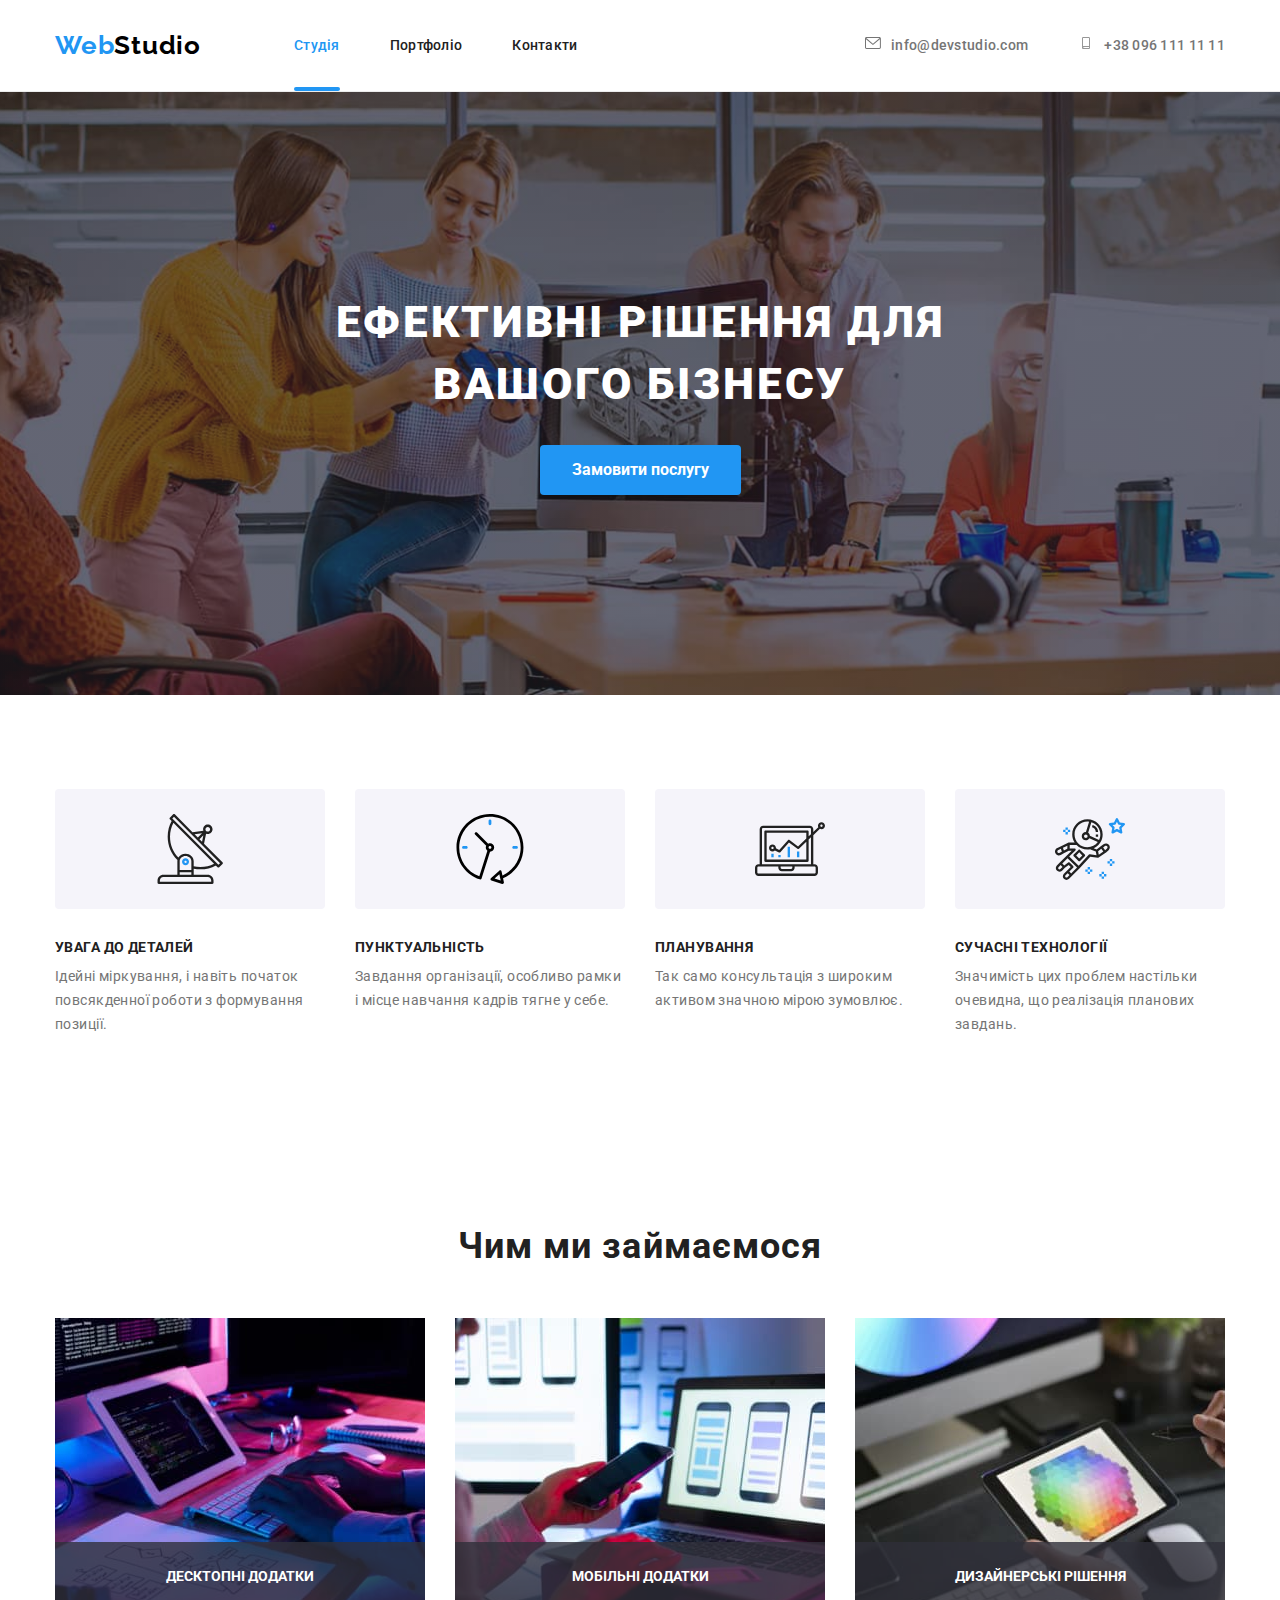
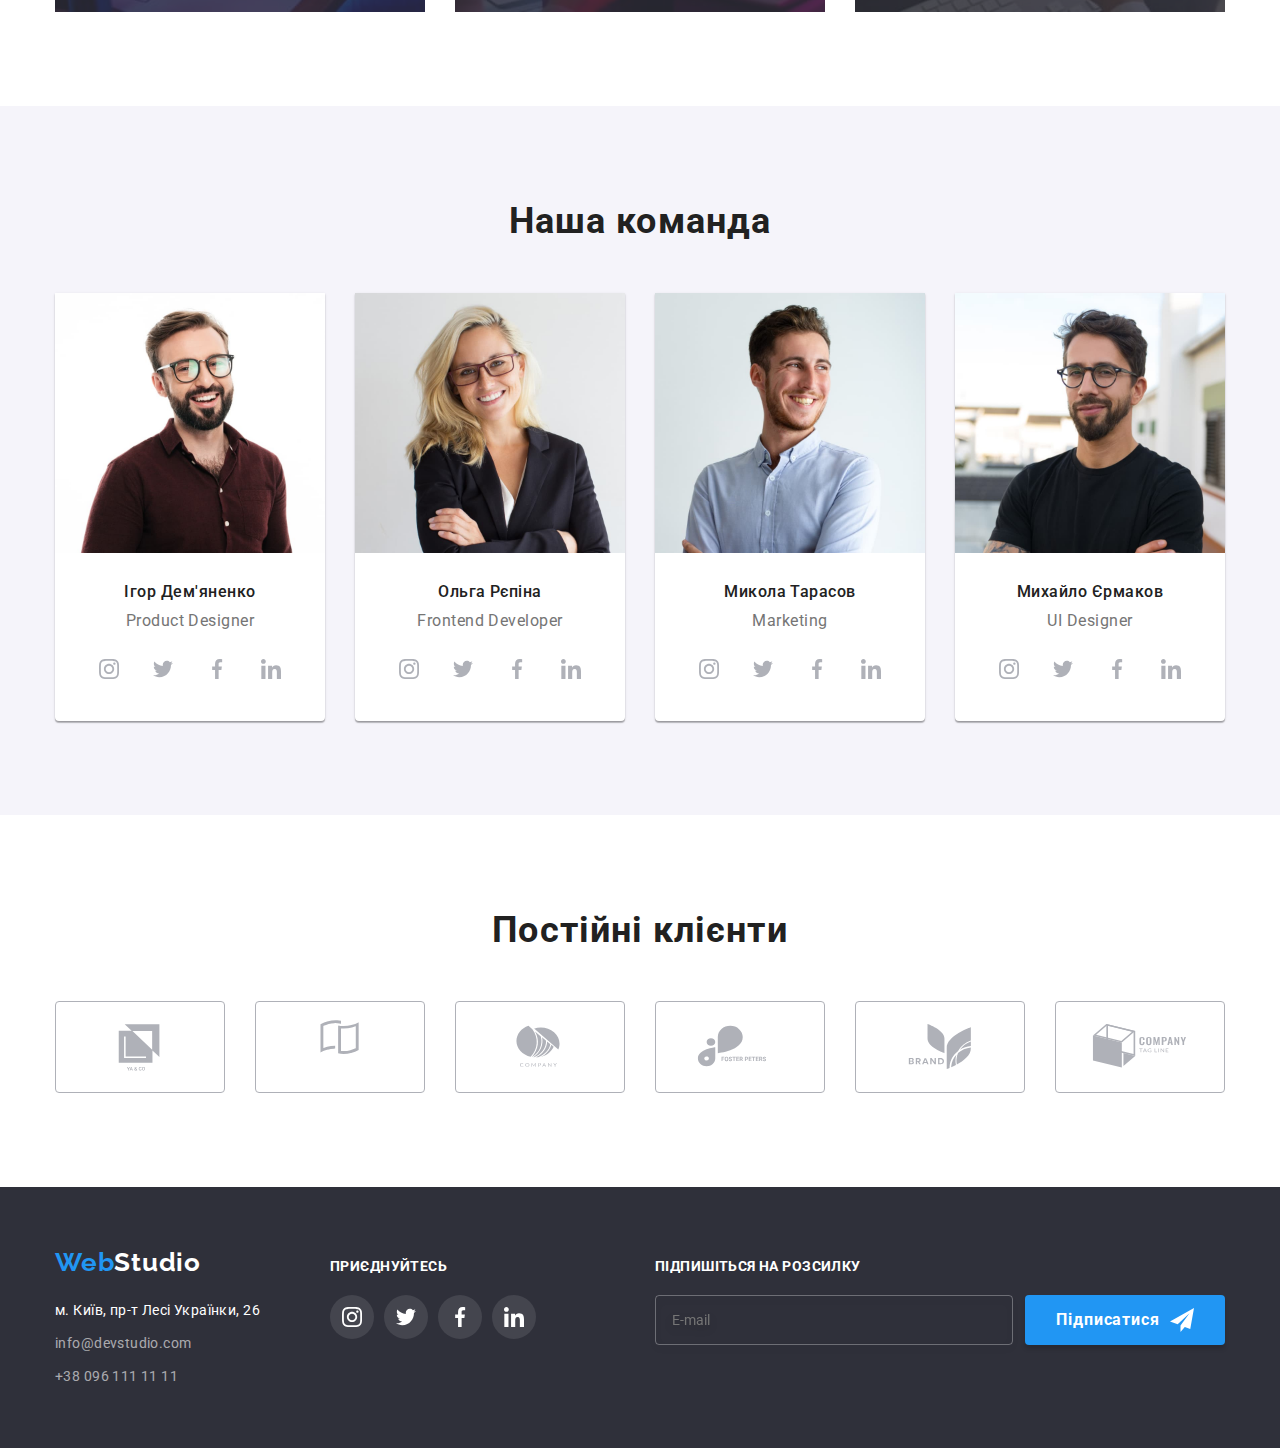
<file: index.html>
<!DOCTYPE html>
<html lang="uk">

<head>
  <meta charset="UTF-8" />
  <meta http-equiv="X-UA-Compatible" content="IE=edge" />
  <meta name="viewport" content="width=device-width, initial-scale=1.0" />
  <link rel="preconnect" href="https://fonts.googleapis.com">
  <link rel="preconnect" href="https://fonts.gstatic.com" crossorigin>
  <link href="https://fonts.googleapis.com/css2?family=Raleway:wght@700&family=Roboto:wght@400;500;700;900&display=swap"
    rel="stylesheet">
  <link rel="stylesheet" href="https://cdn.jsdelivr.net/npm/modern-normalize@1.1.0/modern-normalize.min.css" />
  <link rel="stylesheet" href="./css/styles.css" />
  <title>WebStudio</title>
</head>

<body class="body">
  <header class="header">
    <div class="container">
      <a class="logo" href="./index.html"><span lang="en"><span class="logo-web">Web</span>Studio</span></a>
      <nav>
        <ul class="site-nav">
          <li class="site-nav-item"><a class="site-nav-link current" href="">Студія</a></li>
          <li class="site-nav-item"><a class="site-nav-link" href="./portfolio.html">Портфоліо</a></li>
          <li class="site-nav-item"><a class="site-nav-link" href="">Контакти</a></li>
        </ul>
      </nav>
      <ul class="site-auth">
        <li class="contacts-list"><a class="contacts-link" href="mailto:info@devstudio.com"><svg
              class="contact-link-icon" width="16" height="12">
              <use href="./images/icons.svg#icon-envelope-hover"></use>
            </svg>info@devstudio.com</a></li>
        <li class="contacts-list"><a class="contacts-link" href="tel:380961111111"><svg class="contact-link-icon"
              width="16" height="12">
              <use href="./images/icons.svg#icon-smartphone"></use>
            </svg>+38 096 111 11 11</a></li>
      </ul>
    </div>
  </header>
  <main>
    <!-- Герой -->
    <section class="hero hero-bg">
      <div class="container">
        <h1 class="hero-title">Ефективні рішення для вашого бізнесу</h1>
        <button type="button" class="hero-btn" data-modal-open>Замовити послугу</button>
      </div>
    </section>
    <!-- Переваги -->
    <section class="section">
      <div class="container">
        <h2 class="visually-hidden">Особливості</h2>
        <ul class="features">
          <li class="grid-card">
            <div class="grid-card-list">
              <svg class="services-icon" width="70" height="70">
                <use href="./images/icons.svg#icon-antena"></use>
              </svg>
            </div>
            <h3 class="section-titles">Увага до деталей</h3>
            <p class="text">
              Ідейні міркування, і навіть початок повсякденної роботи з
              формування позиції.
            </p>
          </li>
          <li class="grid-card">
            <div class="grid-card-list">
              <svg class="services-icon" width="70" height="70">
                <use href="./images/icons.svg#icon-clock"></use>
              </svg>
            </div>
            <h3 class="section-titles">Пунктуальність</h3>
            <p class="text">
              Завдання організації, особливо рамки і місце навчання кадрів тягне
              у себе.
            </p>
          </li>
          <li class="grid-card">
            <div class="grid-card-list">
              <svg class="services-icon" width="70" height="70">
                <use href="./images/icons.svg#icon-diagram"></use>
              </svg>
            </div>
            <h3 class="section-titles">Планування</h3>
            <p class="text">
              Так само консультація з широким активом значною мірою зумовлює.
            </p>
          </li>
          <li class="grid-card">
            <div class="grid-card-list">
              <svg class="services-icon" width="70" height="70">
                <use href="./images/icons.svg#icon-astronaut"></use>
              </svg>
            </div>
            <h3 class="section-titles">Сучасні технології</h3>
            <p class="text">
              Значимість цих проблем настільки очевидна, що реалізація планових
              завдань.
            </p>
          </li>
        </ul>
      </div>

    </section>
    <!-- Чим ми займаємося -->
    <section class="section">
      <div class="container">
        <h2 class="title">Чим ми займаємося</h2>
        <ul class="activities-list">
          <li class="item">
            <a href=""><img src="./images/main/box1.jpg" alt="box1" width="370" /></a>
            <div class="activities-item">
              <h3 class="activities-subtitle">Десктопні додатки</h3>
            </div>
          </li>
          <li class="item">
            <a href=""><img src="./images/main/box2.jpg" alt="box2" width="370" /></a>
            <div class="activities-item">
              <h3 class="activities-subtitle">Мобільні додатки</h3>
            </div>
          </li>
          <li class="item">
            <a href=""><img src="./images/main/box3.jpg" alt="box3" width="370" /></a>
            <div class="activities-item">
              <h3 class="activities-subtitle">Дизайнерські рішення</h3>
            </div>
          </li>
        </ul>
      </div>

    </section>
    <!-- наша команда -->
    <section class="section-team section">
      <div class="container">
        <h2 class="title">Наша команда</h2>
        <ul class="team-title">
          <li class="team-cards">
            <img src="./images/main/card1.jpg" alt="Product Designer Ігор Дем'яненко" width="270" height="260" />
            <div class="team-cards-text">
              <h3 class="team-names">Ігор Дем'яненко</h3>
              <p class="team-specialty">Product Designer</p>
              <ul class="team-soc-list">
                <li class="social-item">
                  <a href="" class="social-link">
                    <svg class="social-icon" width="20" height="20">
                      <use href="./images/icons.svg#icon-instagram"></use>
                    </svg>
                  </a>
                </li>
                <li class="social-item">
                  <a href="" class="social-link">
                    <svg class="social-icon" width="20" height="20">
                      <use href="./images/icons.svg#icon-twitter"></use>
                    </svg>
                  </a>
                </li>
                <li class="social-item">
                  <a href="" class="social-link">
                    <svg class="social-icon" width="20" height="20">
                      <use href="./images/icons.svg#icon-facebook"></use>
                    </svg>
                  </a>
                </li>
                <li class="social-item">
                  <a href="" class="social-link">
                    <svg class="social-icon" width="20" height="20">
                      <use href="./images/icons.svg#icon-linkedin"></use>
                    </svg>
                  </a>
                </li>
              </ul>
            </div>
          </li>
          <li class="team-cards">
            <img src="./images/main/card2.jpg" alt="Frontend Developer Ольга Рєпіна" width="270" height="260" />
            <div class="team-cards-text">
              <h3 class="team-names">Ольга Рєпіна</h3>
              <p class="team-specialty">Frontend Developer</p>
              <ul class="team-soc-list">
                <li class="social-item">
                  <a href="" class="social-link">
                    <svg class="social-icon" width="20" height="20">
                      <use href="./images/icons.svg#icon-instagram"></use>
                    </svg>
                  </a>
                </li>
                <li class="social-item">
                  <a href="" class="social-link">
                    <svg class="social-icon" width="20" height="20">
                      <use href="./images/icons.svg#icon-twitter"></use>
                    </svg>
                  </a>
                </li>
                <li class="social-item">
                  <a href="" class="social-link">
                    <svg class="social-icon" width="20" height="20">
                      <use href="./images/icons.svg#icon-facebook"></use>
                    </svg>
                  </a>
                </li>
                <li class="social-item">
                  <a href="" class="social-link">
                    <svg class="social-icon" width="20" height="20">
                      <use href="./images/icons.svg#icon-linkedin"></use>
                    </svg>
                  </a>
                </li>
              </ul>
            </div>
          </li>
          <li class="team-cards">
            <img src="./images/main/card3.jpg" alt="Marketing Микола Тарасов" width="270" height="260" />
            <div class="team-cards-text">
              <h3 class="team-names">Микола Тарасов</h3>
              <p class="team-specialty">Marketing</p>
              <ul class="team-soc-list">
                <li class="social-item">
                  <a href="" class="social-link">
                    <svg class="social-icon" width="20" height="20">
                      <use href="./images/icons.svg#icon-instagram"></use>
                    </svg>
                  </a>
                </li>
                <li class="social-item">
                  <a href="" class="social-link">
                    <svg class="social-icon" width="20" height="20">
                      <use href="./images/icons.svg#icon-twitter"></use>
                    </svg>
                  </a>
                </li>
                <li class="social-item">
                  <a href="" class="social-link">
                    <svg class="social-icon" width="20" height="20">
                      <use href="./images/icons.svg#icon-facebook"></use>
                    </svg>
                  </a>
                </li>
                <li class="social-item">
                  <a href="" class="social-link">
                    <svg class="social-icon" width="20" height="20">
                      <use href="./images/icons.svg#icon-linkedin"></use>
                    </svg>
                  </a>
                </li>
              </ul>
            </div>
          </li>
          <li class="team-cards">
            <img src="./images/main/card4.jpg" alt="UI Designer Михайло Єрмаков" width="270" height="260" />
            <div class="team-cards-text">
              <h3 class="team-names">Михайло Єрмаков</h3>
              <p class="team-specialty">UI Designer</p>
              <ul class="team-soc-list">
                <li class="social-item">
                  <a href="" class="social-link">
                    <svg class="social-icon" width="20" height="20">
                      <use href="./images/icons.svg#icon-instagram"></use>
                    </svg>
                  </a>
                </li>
                <li class="social-item">
                  <a href="" class="social-link">
                    <svg class="social-icon" width="20" height="20">
                      <use href="./images/icons.svg#icon-twitter"></use>
                    </svg>
                  </a>
                </li>
                <li class="social-item">
                  <a href="" class="social-link">
                    <svg class="social-icon" width="20" height="20">
                      <use href="./images/icons.svg#icon-facebook"></use>
                    </svg>
                  </a>
                </li>
                <li class="social-item">
                  <a href="" class="social-link">
                    <svg class="social-icon" width="20" height="20">
                      <use href="./images/icons.svg#icon-linkedin"></use>
                    </svg>
                  </a>
                </li>
              </ul>
            </div>
          </li>
        </ul>
      </div>

    </section>
    <section class="section">
      <div class="container">
        <h2 class="team-section-title">Постійні клієнти</h2>
        <ul class="clients-list">
          <li class="clients-list-item">
            <a href="" class="clients-link">
              <svg class="clients-items" width="106" height="60">
                <use href="./images/icons.svg#icon-logo1"></use>
              </svg>
            </a>
          </li>
          <li class="clients-list-item">
            <a href="" class="clients-link">
              <svg class="clients-items" width="106" height="60">
                <use href="./images/icons.svg#icon-logo2"></use>
              </svg>
            </a>
          </li>
          <li class="clients-list-item">
            <a href="" class="clients-link">
              <svg class="clients-items" width="106" height="60">
                <use href="./images/icons.svg#icon-logo3"></use>
              </svg>
            </a>
          </li>
          <li class="clients-list-item">
            <a href="" class="clients-link">
              <svg class="clients-items" width="106" height="60">
                <use href="./images/icons.svg#icon-logo4"></use>
              </svg>
            </a>
          </li>
          <li class="clients-list-item">
            <a href="" class="clients-link">
              <svg class="clients-items" width="106" height="60">
                <use href="./images/icons.svg#icon-logo5"></use>
              </svg>
            </a>
          </li>
          <li class="clients-list-item">
            <a href="" class="clients-link">
              <svg class="clients-items" width="106" height="60">
                <use href="./images/icons.svg#icon-logo6"></use>
              </svg>
            </a>
          </li>
        </ul>
      </div>
    </section>
  </main>
  <footer class="footer footer-list">
    <div class="container footer-section">
      <div class="footer-section-address">
        <a class="logo-footer" href="/"><span lang="en"><span class="logo-web">Web</span><span
              class="logo-studio">Studio</span></span></a>
        <address>
          <ul>
            <li class="address-list">
              <a class="address" href="https://goo.gl/maps/CPtrU1FHBa2aNyZL9" target="_blank"
                rel="noopener noreferrer">м.
                Київ, пр-т Лесі
                Українки, 26</a>
            </li>
            <li class="address-list"><a class="address-link" href="mailto:info@devstudio.com">info@devstudio.com</a>
            </li>
            <li class="address-list"><a class="address-link" href="tel:380961111111">+38 096 111 11 11</a></li>
          </ul>
        </address>
      </div>
      <div class="soc-links-footer-section">
        <!-- приєднуйтесь-->
        <p class="soc-links-footer-title">приєднуйтесь</p>
        <ul class="soc-links-footer-list">
          <li class="soc-links-footer-item">
            <a href="" class="soc-links-footer">
              <svg class="soc-links-footer-link" width="20" height="20">
                <use href="./images/icons.svg#icon-instagram"></use>
              </svg>
            </a>
          </li>
          <li class="soc-links-footer-item">
            <a href="" class="soc-links-footer">
              <svg class="soc-links-footer-link" width="20" height="20">
                <use href="./images/icons.svg#icon-twitter"></use>
              </svg>
            </a>
          </li>
          <li class="soc-links-footer-item">
            <a href="" class="soc-links-footer">
              <svg class="soc-links-footer-link" width="20" height="20">
                <use href="./images/icons.svg#icon-facebook"></use>
              </svg>
            </a>
          </li>
          <li class="soc-links-footer-item">
            <a href="" class="soc-links-footer">
              <svg class="soc-links-footer-link" width="20" height="20">
                <use href="./images/icons.svg#icon-linkedin"></use>
              </svg>
            </a>
          </li>
        </ul>
      </div>

      <div class="subscription-group">
        <label for="email" class="footer-form-title">Підпишіться на розсилку</label>
        <form class="footer-form">

          <input class="footer-form-input" type="text" name="email" placeholder="E-mail" id="email" >

          <div class="footer-form-btn">
            <button class="footer-btn" type="submit">
              <span class="footer-btn-title">Підписатися</span>
              <svg class="footer-btn-icon" width="24" height="24">
                <use href="./images/icons.svg#icon-send"></use>
              </svg>
            </button>
          </div>
        </form>
      </div>
    </div>
  </footer>
  <div class="backdrop is-hidden" data-modal>
    <div class="modal">

      <form class="modal-form">
        <b class="contact-request">Залиште свої дані, ми вам передзвонимо</b>
        <label class="modal-form-label">
          <span class="form-label">Ім'я</span>
          <div class="modal-form-group">
            <input class="modal-form-input" type="text" name="name">
            <svg class="modal-icon" width="18" height="18">
              <use href="./images/icons.svg#icon-person-black"></use>
            </svg>
          </div>
        </label>

        <label class="modal-form-label">
          <span class="form-label">Телефон</span>
          <div class="modal-form-group">
            <input class="modal-form-input" type="tel" name="tel">
            <svg class="modal-icon" width="18" height="18">
              <use href="./images/icons.svg#icon-phone-black"></use>
            </svg>
          </div>
        </label>

        <label class="modal-form-label">
          <span class="form-label">Пошта</span>
          <div class="modal-form-group">
            <input class="modal-form-input" type="email" name="email">
            <svg class="modal-icon" width="18" height="18">
              <use href="./images/icons.svg#icon-email-black"></use>
            </svg>
          </div>
        </label>

        <label class="modal-feedback-label" for="feedback">Коментар</label>
        <textarea class="modal-textarea" name="feedback" id="feedback" rows="5" placeholder="Введіть текст"></textarea>

        <div class="agreement-wrapper">
          <label for="agreement" class="modal-form-agreement">
            <input class="form-checkbox visually-hidden" type="checkbox" name="user-agreement" id="agreement"/>
            Погоджуюся з розсилкою та приймаю&nbsp;
            <a href="" class="agreement-conditions-link">Умови договору</a>
            <svg class="checkbox-icon" width="16" height="15">
              <use href="./images/icons.svg#modal-checkbox"></use>
            </svg>
          </label>
        </div>

        <button class="modal-btn-send" type="submit">Відправити</button>


      </form>

      <button class="modal-btn-close" data-modal-close>
        <svg class="close-icon" width="18" height="18">
          <use href="./images/icons.svg#icon-close"></use>
        </svg>
      </button>
    </div>
  </div>

  <script src="./modal.js"></script>
</body>

</html>
</file>
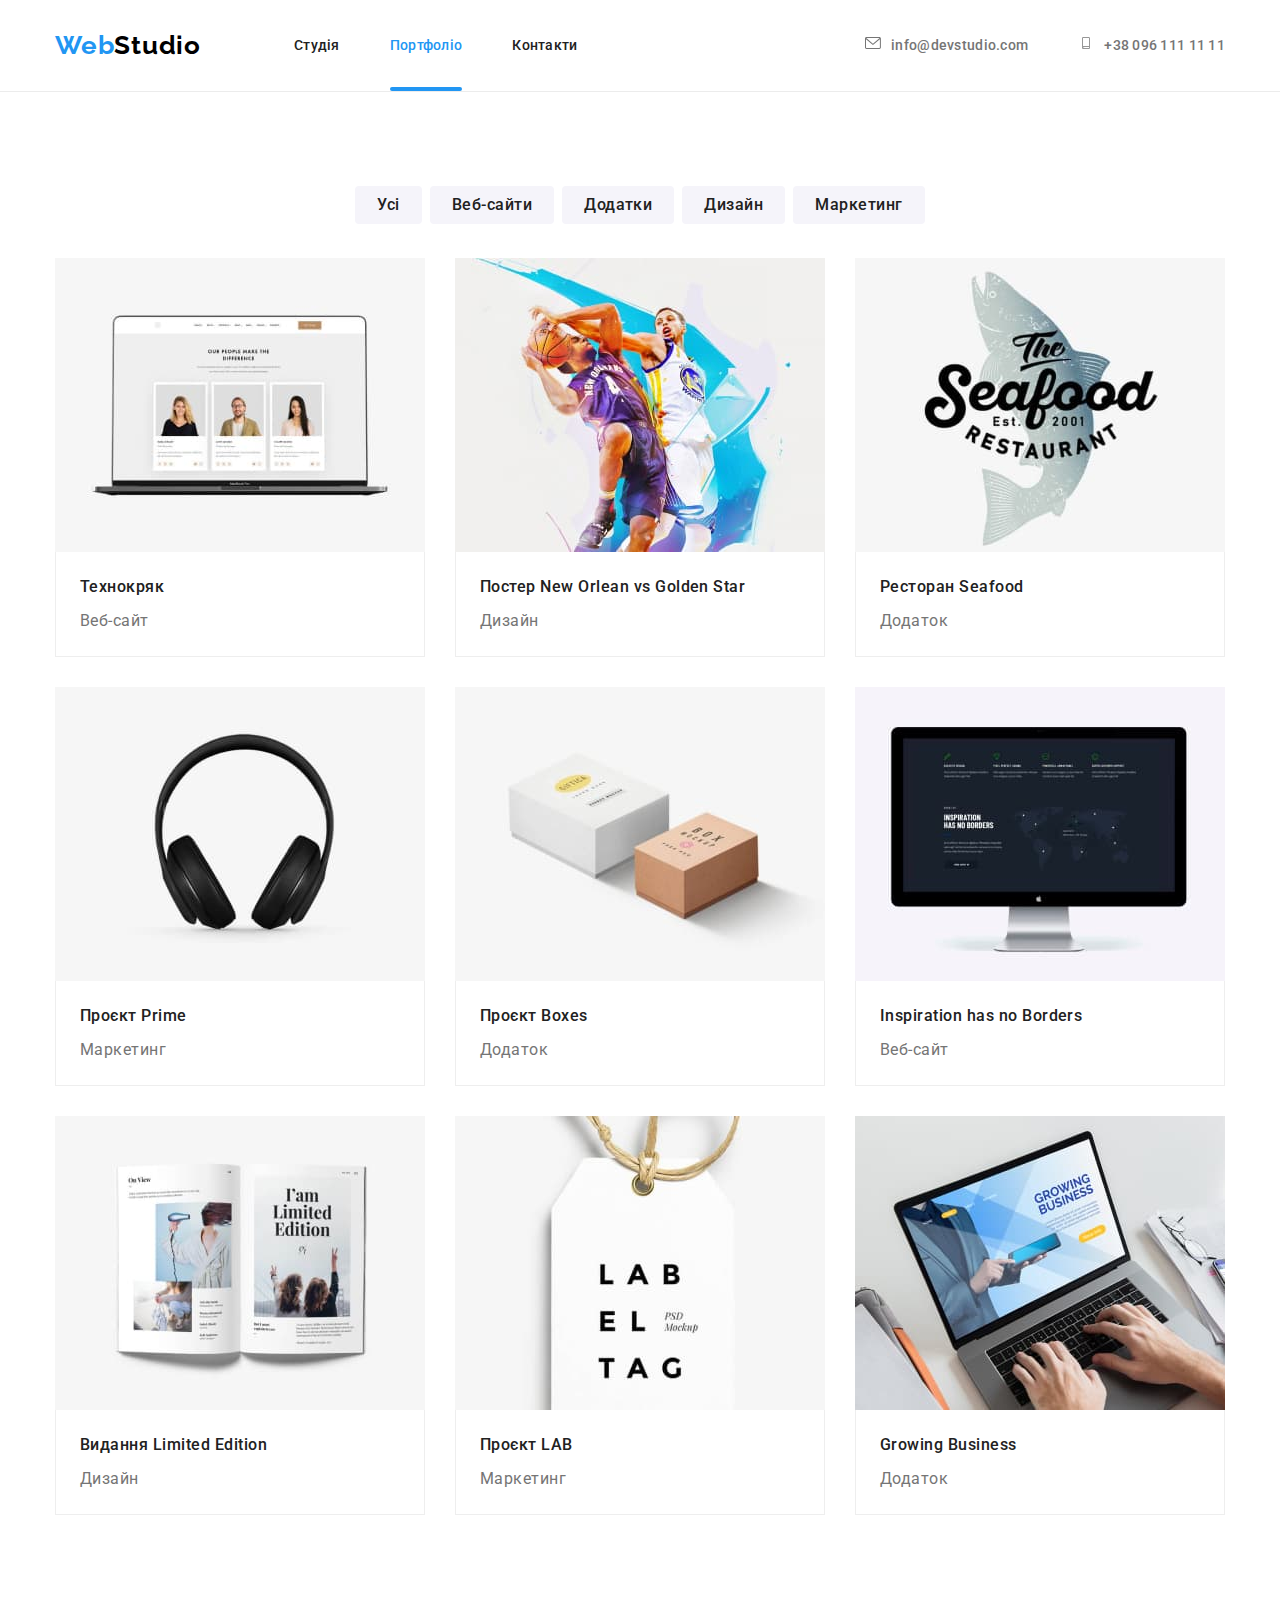
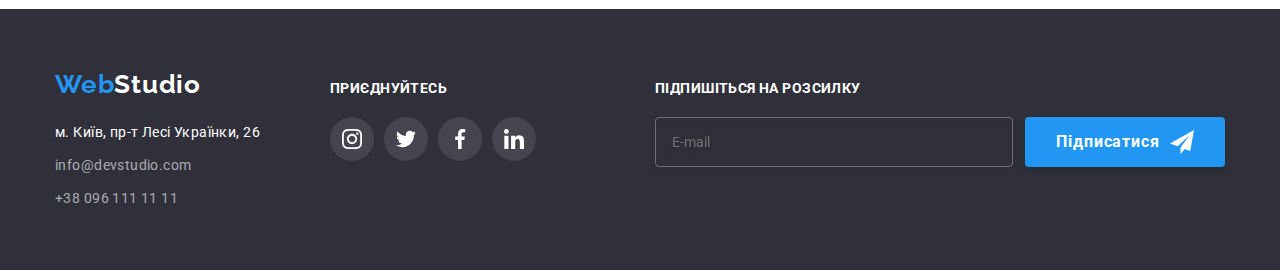
<file: portfolio.html>
<!DOCTYPE html>
<html lang="uk">

<head>
    <meta charset="UTF-8" />
    <meta http-equiv="X-UA-Compatible" content="IE=edge" />
    <meta name="viewport" content="width=device-width, initial-scale=1.0" />
    <link rel="preconnect" href="https://fonts.googleapis.com">
    <link rel="preconnect" href="https://fonts.gstatic.com" crossorigin>
    <link
        href="https://fonts.googleapis.com/css2?family=Raleway:wght@700&family=Roboto:wght@400;500;700;900&display=swap"
        rel="stylesheet">
    <link rel="stylesheet" href="https://cdn.jsdelivr.net/npm/modern-normalize@1.1.0/modern-normalize.min.css" />
    <link rel="stylesheet" href="./css/styles.css" />
    <title>WebStudio</title>
</head>

<body class="body">
    <header class="header">
        <div class="container">
            <a class="logo" href="./index.html"><span lang="en"><span class="logo-web">Web</span>Studio</span></a>
            <nav>
                <ul class="site-nav">
                    <li class="site-nav-item"><a class="site-nav-link" href="./index.html">Студія</a></li>
                    <li class="site-nav-item"><a class="site-nav-link current" href="./portfolio.html">Портфоліо</a></li>
                    <li class="site-nav-item"><a class="site-nav-link" href="">Контакти</a></li>
                </ul>
            </nav>
            <ul class="site-auth">
                <li class="contacts-list"><a class="contacts-link" href="mailto:info@devstudio.com"><svg
                            class="contact-link-icon" width="16" height="12">
                            <use href="./images/icons.svg#icon-envelope-hover"></use>
                        </svg>info@devstudio.com</a></li>
                <li class="contacts-list"><a class="contacts-link" href="tel:380961111111"><svg
                            class="contact-link-icon" width="16" height="12">
                            <use href="./images/icons.svg#icon-smartphone"></use>
                        </svg>+38 096 111 11 11</a></li>
            </ul>
        </div>
    </header>
    <main>
        <section class="section">
            <!-- filters -->
            <div class="container">
                <h1 class="visually-hidden">Приклади</h1>
                <ul class="filters">
                    <li class="filters-btn"><button class="btn-portfolio current" type="button">Усі</button></li>
                    <li class="filters-btn"><button class="btn-portfolio" type="button">Веб-сайти</button></li>
                    <li class="filters-btn"><button class="btn-portfolio" type="button">Додатки</button></li>
                    <li class="filters-btn"><button class="btn-portfolio" type="button">Дизайн</button></li>
                    <li class="filters-btn"><button class="btn-portfolio" type="button">Маркетинг</button></li>
                </ul>
                <!-- cards -->
                <ul class="card-set">
                    <li class="card-portfolio">
                        <a class="card-portfolio-link" href="">
                            <div class="portfolio-thumb">
                                <img src="./images/portfolio/portfolio1.jpg" alt="" width="370" height="294" />
                                <div class="overlay">
                                    <p class="overlay-description">
                                        Ресурс пропонує комплексні пропозиції з різним рівнем функціоналу та сервісів.
                                        Все це дозволить відвідувачу отримати
                                        вичерпні відомості про компанію чи приватну особу.
                                    </p>
                                </div>
                            </div>
                            <div class="box">
                                <h2 class="card-title-portfolio">Технокряк</h2>
                                <p class="card-text-portfolio">Веб-сайт</p>
                            </div>
                        </a>
                    </li>


                    <li class="card-portfolio">
                        <a class="card-portfolio-link" href="">
                            <div class="portfolio-thumb">
                                <img src="./images/portfolio/portfolio2.jpg" alt="" width="370" height="294" />
                                <div class="overlay">
                                    <p class="overlay-description">
                                        Ресурс пропонує комплексні пропозиції з різним рівнем функціоналу та сервісів.
                                        Все це дозволить відвідувачу отримати
                                        вичерпні відомості про компанію чи приватну особу.
                                    </p>
                                </div>
                            </div>
                            <div class="box">
                                <h2 class="card-title-portfolio">Постер New Orlean vs Golden Star</h2>
                                <p class="card-text-portfolio">Дизайн</p>
                            </div>
                        </a>
                    </li>


                    <li class="card-portfolio">
                        <a class="card-portfolio-link" href="">
                            <div class="portfolio-thumb">
                                <img src="./images/portfolio/portfolio3.jpg" alt="" width="370" height="294" />
                                <div class="overlay">
                                    <p class="overlay-description">
                                        Ресурс пропонує комплексні пропозиції з різним рівнем функціоналу та сервісів.
                                        Все це дозволить відвідувачу отримати
                                        вичерпні відомості про компанію чи приватну особу.
                                    </p>
                                </div>
                            </div>
                            <div class="box">
                                <h2 class="card-title-portfolio">Ресторан Seafood</h2>
                                <p class="card-text-portfolio">Додаток</p>
                            </div>
                        </a>
                    </li>


                    <li class="card-portfolio">
                        <a class="card-portfolio-link" href="">
                            <div class="portfolio-thumb">
                                <img src="./images/portfolio/portfolio4.jpg" alt="" width="370" height="294" />
                                <div class="overlay">
                                    <p class="overlay-description">
                                        Ресурс пропонує комплексні пропозиції з різним рівнем функціоналу та сервісів.
                                        Все це дозволить відвідувачу отримати
                                        вичерпні відомості про компанію чи приватну особу.
                                    </p>
                                </div>
                            </div>
                            <div class="box">
                                <h2 class="card-title-portfolio">Проєкт Prime</h2>
                                <p class="card-text-portfolio">Маркетинг</p>
                            </div>
                        </a>
                    </li>

                    <li class="card-portfolio">
                        <a class="card-portfolio-link" href="">
                            <div class="portfolio-thumb">
                                <img src="./images/portfolio/portfolio5.jpg" alt="" width="370" height="294" />
                                <div class="overlay">
                                    <p class="overlay-description">
                                        Ресурс пропонує комплексні пропозиції з різним рівнем функціоналу та сервісів.
                                        Все це дозволить відвідувачу отримати
                                        вичерпні відомості про компанію чи приватну особу.
                                    </p>
                                </div>
                            </div>
                            <div class="box">
                                <h2 class="card-title-portfolio">Проєкт Boxes</h2>
                                <p class="card-text-portfolio">Додаток</p>
                            </div>
                        </a>
                    </li>


                    <li class="card-portfolio">
                        <a class="card-portfolio-link" href="">
                            <div class="portfolio-thumb">
                                <img src="./images/portfolio/portfolio6.jpg" alt="" width="370" height="294" />
                                <div class="overlay">
                                    <p class="overlay-description">
                                        Ресурс пропонує комплексні пропозиції з різним рівнем функціоналу та сервісів.
                                        Все це дозволить відвідувачу отримати
                                        вичерпні відомості про компанію чи приватну особу.
                                    </p>
                                </div>
                            </div>
                            <div class="box">
                                <h2 class="card-title-portfolio">Inspiration has no Borders</h2>
                                <p class="card-text-portfolio">Веб-сайт</p>
                            </div>
                        </a>
                    </li>


                    <li class="card-portfolio">
                        <a class="card-portfolio-link" href="">
                            <div class="portfolio-thumb">
                                <img src="./images/portfolio/portfolio7.jpg" alt="" width="370" height="294" />
                                <div class="overlay">
                                    <p class="overlay-description">
                                        Ресурс пропонує комплексні пропозиції з різним рівнем функціоналу та сервісів.
                                        Все це дозволить відвідувачу отримати
                                        вичерпні відомості про компанію чи приватну особу.
                                    </p>
                                </div>
                            </div>
                            <div class="box">
                                <h2 class="card-title-portfolio">Видання Limited Edition</h2>
                                <p class="card-text-portfolio">Дизайн</p>
                            </div>
                        </a>
                    </li>


                    <li class="card-portfolio">
                        <a class="card-portfolio-link" href="">
                            <div class="portfolio-thumb">
                                <img src="./images/portfolio/portfolio8.jpg" alt="" width="370" height="294" />
                                <div class="overlay">
                                    <p class="overlay-description">
                                        Ресурс пропонує комплексні пропозиції з різним рівнем функціоналу та сервісів.
                                        Все це дозволить відвідувачу отримати
                                        вичерпні відомості про компанію чи приватну особу.
                                    </p>
                                </div>
                            </div>
                            <div class="box">
                                <h2 class="card-title-portfolio">Проєкт LAB</h2>
                                <p class="card-text-portfolio">Маркетинг</p>
                            </div>
                        </a>
                    </li>


                    <li class="card-portfolio">
                        <a class="card-portfolio-link" href="">
                            <div class="portfolio-thumb">
                                <img src="./images/portfolio/portfolio9.jpg" alt="" width="370" height="294" />
                                <div class="overlay">
                                    <p class="overlay-description">
                                        Ресурс пропонує комплексні пропозиції з різним рівнем функціоналу та сервісів.
                                        Все це дозволить відвідувачу отримати
                                        вичерпні відомості про компанію чи приватну особу.
                                    </p>
                                </div>
                            </div>
                            <div class="box">
                                <h2 class="card-title-portfolio">Growing Business</h2>
                                <p class="card-text-portfolio">Додаток</p>
                            </div>
                        </a>
                    </li>

                </ul>
            </div>

        </section>
    </main>

    <footer class="footer footer-list">
        <div class="container footer-section">
            <div class="footer-section-address">
                <a class="logo-footer" href="/"><span lang="en"><span class="logo-web">Web</span><span
                            class="logo-studio">Studio</span></span></a>
                <address>
                    <ul>
                        <li class="address-list">
                            <a class="address" href="https://goo.gl/maps/CPtrU1FHBa2aNyZL9" target="_blank"
                                rel="noopener noreferrer">м.
                                Київ, пр-т Лесі
                                Українки, 26</a>
                        </li>
                        <li class="address-list"><a class="address-link"
                                href="mailto:info@devstudio.com">info@devstudio.com</a>
                        </li>
                        <li class="address-list"><a class="address-link" href="tel:380961111111">+38 096 111 11 11</a>
                        </li>
                    </ul>
                </address>
            </div>
            <div class="soc-links-footer-section">
                <!-- приєднуйтесь-->
                <p class="soc-links-footer-title">приєднуйтесь</p>
                <ul class="soc-links-footer-list">
                    <li class="soc-links-footer-item">
                        <a href="" class="soc-links-footer">
                            <svg class="soc-links-footer-link" width="20" height="20">
                                <use href="./images/icons.svg#icon-instagram"></use>
                            </svg>
                        </a>
                    </li>
                    <li class="soc-links-footer-item">
                        <a href="" class="soc-links-footer">
                            <svg class="soc-links-footer-link" width="20" height="20">
                                <use href="./images/icons.svg#icon-twitter"></use>
                            </svg>
                        </a>
                    </li>
                    <li class="soc-links-footer-item">
                        <a href="" class="soc-links-footer">
                            <svg class="soc-links-footer-link" width="20" height="20">
                                <use href="./images/icons.svg#icon-facebook"></use>
                            </svg>
                        </a>
                    </li>
                    <li class="soc-links-footer-item">
                        <a href="" class="soc-links-footer">
                            <svg class="soc-links-footer-link" width="20" height="20">
                                <use href="./images/icons.svg#icon-linkedin"></use>
                            </svg>
                        </a>
                    </li>
                </ul>
            </div>

            <div class="subscription-group">
                <label for="email" class="footer-form-title">Підпишіться на розсилку</label>
                <form class="footer-form">
            
                    <input class="footer-form-input" type="text" name="email" placeholder="E-mail" id="email">
            
                    <div class="footer-form-btn">
                        <button class="footer-btn" type="submit">
                            <span class="footer-btn-title">Підписатися</span>
                            <svg class="footer-btn-icon" width="24" height="24">
                                <use href="./images/icons.svg#icon-send"></use>
                            </svg>
                        </button>
                    </div>
                </form>
            </div>
        </div>
    </footer>
</body>

</html>
</file>
<file: css/styles.css>
:root {
  /* Fonts */
  --main-font: "Roboto", sans-serif;
  /* Text color*/
  --primery-text-color: #212121;
  --secondary-text-color: #757575;
  --accent-text-color: #2196f3;
  /* Background-color */
  --primery-background-color: #ffffff;
  --footer-hero-color: #2f303a;
  --background-heder-color: #ffffff;
  --background-team-color: #f5f4fa;
  --critical-background-color: #c4c4c4;
  --icon-color: #afb1b8;
  /* Others */
  --logo-color: #000000;
  --border-color: #eeeeee;
  --time-function: 250ms cubic-bezier(0.4, 0, 0.2, 1);
}
/*reset*/
ul {
  list-style: none;
}

h1,
h2,
h3,
h4,
h5,
h6,
p,
ul {
  margin: 0 0 0 0;
  padding: 0 0 0 0;
}
a {
  text-decoration: none;
  /* color: var(--primery-text-color); */
}
img {
  display: block;
  max-width: 100%;
  height: auto;
}
/* Maim page */
.container {
  width: 1200px;
  padding-left: 15px;
  padding-right: 15px;
  margin: 0 auto;
}
.section {
  padding-top: 94px;
  padding-bottom: 94px;
}
.body {
  background-color: var(--primery-background-color);
  color: var(--primery-text-color);
  font-family: var(--main-font);
  font-style: normal;
  font-size: 14px;
}
/* Header */
.header {
  background-color: var(--background-heder-color);
  font-weight: 500;
  font-size: 14px;
  line-height: 1.14;
  letter-spacing: 0.02em;
  border-bottom: 1px solid #ececec;
  padding-top: 30px;
  padding-bottom: 30px;
  text-align: center;
}
.logo {
  color: var(--logo-color);
  font-family: "Raleway";
  font-style: normal;
  font-weight: 700;
  font-size: 26px;
  line-height: 1.19;
  letter-spacing: 0.03em;
  margin-right: 93px;
}
.logo-web {
  color: var(--accent-text-color);
}
.logo:hover,
.logo:focus {
  color: var(--accent-color);
}
.header .container {
  display: flex;
  align-items: center;
}
.site-nav {
  display: flex;

  font-weight: 500;
  font-size: 14px;
  line-height: 1.2;
  letter-spacing: 0.02em;
}
.site-nav-item > a {
  color: var(--primery-text-color);
}

.site-nav-item a:hover,
.site-nav a:hover,
.site-nav a:focus,
.site-nav .current {
  color: var(--accent-text-color);
}
.site-nav-item {
  margin-right: 50px;
}
.site-nav-item:last-child {
  margin-right: 0;
}
.contacts-list {
  margin-right: 50px;
}
.contacts-list:last-child {
  margin-right: 0px;
}
.site-auth {
  display: flex;
  margin-left: auto;
}
.contacts-link {
  display: flex;
  color: var(--secondary-text-color);
  font-weight: 500;
  font-size: 14px;
  line-height: 1.2;
  letter-spacing: 0.02em;
  transition: color var(--time-function);
}
.contacts-link:hover,
.contacts-link:focus {
  color: var(--accent-text-color);
}
.contact-link-icon {
  display: block;
  margin-right: 10px;
  fill: currentColor;
}
.site-nav-link {
  position: relative;
  padding-top: 32px;
  padding-bottom: 32px;

  transition: color var(--time-function);
}
.site-nav-link.current::after {
  position: absolute;
  content: "";
  display: block;

  left: 0;
  bottom: -8%;
  width: 100%;
  height: 4px;

  background-color: var(--accent-text-color);
  border-radius: 2px;
}
/* Hero */
.hero {
  background-color: var(--footer-hero-color);
  text-align: center;
  padding-top: 200px;
  padding-bottom: 200px;
}
.hero-bg {
  max-width: 1600px;
  margin-left: auto;
  margin-right: auto;
  background-image: linear-gradient(
      rgba(47, 48, 58, 0.4),
      rgba(47, 48, 58, 0.4)
    ),
    url(../images/hero-bg.jpg);
  background-repeat: no-repeat;
  background-position: center;
  background-size: cover;
}
.hero-title {
  color: var(--background-heder-color);
  font-weight: 900;
  font-size: 44px;
  line-height: 1.4;
  text-align: center;
  letter-spacing: 0.06em;
  text-transform: uppercase;
  width: 696px;
  margin: 0 auto 30px;
  text-align: center;
}
.hero-btn {
  color: var(--background-heder-color);
  background: var(--accent-text-color);
  font-weight: 700;
  font-size: 16px;
  line-height: 1.88;
  box-shadow: 0px 4px 4px rgba(0, 0, 0, 0.15);
  border-radius: 4px;
  cursor: pointer;
  border: none;
  padding: 10px 32px;

  transition: background-color var(--time-function);
}
.hero-btn:hover,
.hero-btn:focus {
  background-color: #0686ee;
}
/* Specialty */
.visually-hidden {
  position: absolute;
  width: 1px;
  height: 1px;
  margin: -1px;
  border: 0;
  padding: 0;

  white-space: nowrap;
  clip-path: inset(100%);
  clip: rect(0 0 0 0);
  overflow: hidden;
}
.activities-item {
  position: absolute;
  bottom: 0;
  /* pointer-events: none; */

  display: flex;
  justify-content: center;
  align-items: center;
  width: 100%;
  height: 70px;
  background-color: rgba(47, 48, 58, 0.8);
}
.activities-subtitle {
  font-weight: 700;
  font-size: 14px;
  line-height: 1.14;

  text-transform: uppercase;
  color: var(--background-heder-color);
}
.item {
  position: relative;
}

.features {
  display: flex;
  gap: 30px;
}
.grid-card {
  flex-basis: calc((100% - 90px) / 4);
}
.grid-card-list {
  display: flex;
  align-items: center;
  justify-content: center;
  background-color: var(--background-team-color);
  border-radius: 4px;
  margin-bottom: 30px;
  height: 120px;
  height: 120px;
}
.activities-list,
.team-title {
  display: flex;
  gap: 30px;
  padding: 0;
}
.section-titles {
  font-weight: 700;
  font-size: 14px;
  line-height: 1.15;
  letter-spacing: 0.03em;
  text-transform: uppercase;
  margin-bottom: 10px;
}
.text {
  color: var(--secondary-text-color);
  font-size: 14px;
  line-height: 1.7;

  letter-spacing: 0.03em;
}
.title {
  font-weight: 700;
  font-size: 36px;
  line-height: 1.2;
  text-align: center;
  letter-spacing: 0.03em;
  margin-bottom: 50px;
}
.section-team {
  background-color: var(--background-team-color);
  font-weight: 500;
  font-size: 16px;
  line-height: 1.2;
  letter-spacing: 0.03em;
}
.team-cards {
  background-color: var(--background-heder-color);
  box-shadow: 0px 1px 3px rgba(0, 0, 0, 0.12), 0px 1px 1px rgba(0, 0, 0, 0.14),
    0px 2px 1px rgba(0, 0, 0, 0.2);
  border-radius: 0px 0px 4px 4px;
}
.team-names {
  text-align: center;
  font-weight: 500;
  font-size: 16px;
  line-height: 1.18;
  letter-spacing: 0.03em;
  margin-bottom: 10px;
}
.team-specialty {
  font-weight: 400;
  font-size: 16px;
  line-height: 1.18;
  text-align: center;
  letter-spacing: 0.03em;
  color: var(--secondary-text-color);
  margin-bottom: 16px;
}
.team-cards-text {
  padding-top: 30px;
  padding-bottom: 30px;
}
.team-soc-list {
  display: flex;
  justify-content: center;
  gap: 10px;
}

.social-icon {
  width: 20px;
  height: 20px;
  fill: var(--icon-color);
}
.social-link {
  display: flex;
  align-items: center;
  justify-content: center;
  width: 44px;
  height: 44px;
  border-radius: 50%;

  transition: color var(--time-function), background-color var(--time-function);
}
.social-link:hover,
.social-link:focus {
  fill: var(--primery-background-color);
  background-color: var(--accent-text-color);
}
.social-link:hover .social-icon,
.social-link:focus .social-icon {
  fill: var(--primery-background-color);
}

.team-section-title {
  color: var(--primery-text-color);
  font-weight: 700;
  font-size: 36px;
  line-height: 1.17;
  text-align: center;
  letter-spacing: 0.03em;
  margin-bottom: 50px;
}
.clients-list {
  display: flex;
  justify-content: center;
  margin: 0;
  padding: 0;
  gap: 30px;
}

.clients-list-item {
  flex-basis: calc((100% - 150px) / 6);
}

.clients-link {
  fill: var(--icon-color);
  border: 1px solid #afb1b8;
  border-radius: 4px;
  display: flex;
  align-items: center;
  justify-content: center;
  height: 92px;
  outline: none;
  transition: fill var(--time-function), border var(--time-function);
}
.clients-link:hover,
.clients-link:focus {
  border-color: var(--accent-text-color);
  fill: var(--accent-text-color);
}
.clients-items {
  color: var(--icon-color);
}
.clients-items:hover,
.clients-items:focus {
  color: var(--accent-text-color);
}

/* footer */
.footer {
  display: flex;
  background-color: var(--footer-hero-color);
  padding-top: 60px;
  padding-bottom: 60px;
}
.footer-container {
  display: flex;
  align-items: baseline;
}

.logo-footer {
  font-family: "Raleway", sans-serif;
  display: inline-block;
  font-weight: 700;
  font-size: 26px;
  line-height: 1.19;
  letter-spacing: 0.03em;
  margin-bottom: 20px;
}
.logo-studio {
  color: var(--background-heder-color);
}
.address {
  font-style: normal;
  color: var(--background-heder-color);
  line-height: 24px;
  letter-spacing: 0.03em;
  transition: color var(--time-function);
}
.address-link {
  font-style: normal;
  line-height: 24px;
  letter-spacing: 0.03em;
  color: rgba(255, 255, 255, 0.6);
  transition: color var(--time-function);
}
.address-link:hover,
.address-link:focus,
.address:hover,
.address:focus {
  color: var(--accent-text-color);
}
.address-list {
  margin-bottom: 9px;
}
.address-list:last-child {
  margin-bottom: 0;
}
.soc-links-footer-title {
  color: #ffffff;
  font-weight: 700;
  font-size: 14px;
  line-height: 1.14;
  letter-spacing: 0.03em;
  text-transform: uppercase;
  margin: 0;
  margin-bottom: 20px;
}
.soc-links-footer-item {
  transition: background-color var(--time-function);
  border-radius: 50%;
  margin-right: 10px;
}
.soc-links-footer-item:last-of-type {
  margin-right: 0px;
}
.soc-links-footer {
  width: 44px;
  height: 44px;
  border-radius: 50%;
  background-color: rgba(255, 255, 255, 0.1);
  display: flex;
  align-items: center;
  justify-content: center;
  /* color: currentColor; */
}
.soc-links-footer-item:hover,
.soc-links-footer-item:focus {
  background-color: var(--accent-text-color);
  fill: var(--background-heder-color);
}

.soc-links-footer-link {
  fill: var(--primery-background-color);
}
.soc-links-footer-list {
  display: flex;
}
.footer-contact-list {
  display: flex;
}
.footer-section {
  display: flex;
  align-items: baseline;
}
.soc-links-footer-section {
}
.footer-section-address {
  margin-right: 70px;
}
/* Footer form */

.subscription-group {
  margin-left: auto;
}

.footer-form {
  display: flex;
  justify-content: center;
  align-items: center;
}

.footer-form-title {
  display: block;
  font-weight: 700;
  font-size: 14px;
  line-height: 1.14;
  letter-spacing: 0.03em;
  text-transform: uppercase;
  margin-bottom: 20px;
  color: var(--background-heder-color);
}

.footer-form-input {
  display: flex;
  height: 50px;
  width: 358px;
  padding: 0;
  margin-right: 12px;
  border: 1px solid rgba(255, 255, 255, 0.3);
  filter: drop-shadow(0px 4px 4px rgba(0, 0, 0, 0.15));
  border-radius: 4px;
  background-color: transparent;
  color: var(--background-heder-color);
  padding-left: 16px;

  transition: border-color 250ms var(--timing-function);
}

.footer-form-btn {
  position: relative;
  display: flex;
}

.footer-btn {
  display: flex;
  justify-content: center;
  align-items: center;
  gap: 10px;
  width: 200px;
  height: 50px;
  background: var(--accent-text-color);
  box-shadow: 0px 4px 4px rgba(0, 0, 0, 0.15);
  cursor: pointer;
  border: none;
  border-radius: 4px;

  transition: background-color 250ms var(--timing-function);
}

.footer-btn-title {
  font-weight: 700;
  font-size: 16px;
  line-height: 1.88;

  align-items: center;
  letter-spacing: 0.06em;

  color: var(--background-heder-color);
}

.footer-btn-icon {
  fill: var(--background-heder-color);
}

.footer-btn:focus-within,
.footer-btn:hover {
  background-color: var(--accent-text-color);
}

/* Portfolio */
.filters {
  display: flex;
  justify-content: center;
  margin-bottom: 34px;
}
.btn-portfolio {
  transition: color var(--time-function), background-color var(--time-function),
    box-shadow var(--time-function);
  color: var(--primery-text-color);
  background-color: var(--background-team-color);
  font-family: inherit;
  cursor: pointer;
  font-weight: 500;
  font-size: 16px;
  line-height: 1.63;
  text-align: center;
  letter-spacing: 0.03em;
  border-radius: 4px;
  border: 0px;
  padding: 6px 22px;
}
.filters-btn {
  margin-right: 8px;
}
.filters-btn:last-child {
  margin-right: 0px;
}
.btn-portfolio:focus,
.btn-portfolio:hover {
  color: var(--background-heder-color);
  background-color: var(--accent-text-color);
  box-shadow: 0px 3px 1px rgba(0, 0, 0, 0.1), 0px 1px 2px rgba(0, 0, 0, 0.08),
    0px 2px 2px rgba(0, 0, 0, 0.12);
  border-radius: 4px;
}

.card-portfolio-link {
  display: block;
  transition: box-shadow var(--time-function);
}
.card-portfolio-link:hover,
.card-portfolio-link:focus {
  box-shadow: 0px 1px 1px rgba(0, 0, 0, 0.12), 0px 4px 4px rgba(0, 0, 0, 0.06),
    1px 4px 6px rgba(0, 0, 0, 0.16);
}
.card-portfolio {
  flex-basis: calc((100% - 60px) / 3);
}
.card-set {
  display: flex;
  flex-wrap: wrap;
  gap: 30px;
}
.card-title-portfolio {
  color: var(--primery-text-color);
  font-weight: 500;
  font-size: 16px;
  line-height: 1.88;
  letter-spacing: 0.03em;
  margin-bottom: 4px;
}
.card-text-portfolio {
  color: var(--secondary-text-color);
  font-size: 16px;
  line-height: 1.88;
  letter-spacing: 0.03em;
}
.box {
  border-right: 1px solid var(--border-color);
  border-left: 1px solid var(--border-color);
  border-bottom: 1px solid var(--border-color);
  padding: 20px 24px;
}
.portfolio-thumb {
  position: relative;
  overflow: hidden;
}
.overlay {
  position: absolute;
  height: 100%;
  width: 100%;
  top: 0;
  left: 0;

  transform: translateY(100%);
  opacity: 0;
  display: flex;
  align-items: center;
  justify-content: center;

  /* backdrop-filter: blur(4px); */
  background-color: rgba(33, 150, 243, 0.9);
  transition: transform var(--time-function);
}
.card-portfolio-link:hover .overlay,
.card-portfolio-link:focus .overlay {
  transform: translateY(0);
  opacity: 1;
}

.overlay-description {
  color: var(--background-heder-color);
  font-weight: 400;
  font-size: 18px;
  line-height: 1.55;
  letter-spacing: 0.03em;

  padding-top: 63px;
  padding-bottom: 63px;
  padding-left: 24px;
  padding-right: 24px;
}
/* modal window */

.backdrop {
  position: fixed;
  top: 0;
  left: 0;

  z-index: 20;
  width: 100%;
  height: 100%;

  background-color: rgba(0, 0, 0, 0.2);

  transition: opacity var(--time-function), visibility var(--time-function);
}

.backdrop.is-hidden {
  opacity: 0;
  pointer-events: none;
  visibility: hidden;
}

.modal {
  position: absolute;
  top: 50%;
  left: 50%;

  transform: translate(-50%, -50%);
  scale: (1);

  min-width: 528px;
  min-height: 581px;

  background-color: var(--background-heder-color);
  box-shadow: 0px 1px 3px rgba(0, 0, 0, 0.12), 0px 1px 1px rgba(0, 0, 0, 0.14),
    0px 2px 1px rgba(0, 0, 0, 0.2);
  border-radius: 4px;
  padding: 40px;

  transition: transform var(--time-function);
}
.backdrop.is-hidden .modal {
  transform: translate(-50%, 50%) scale(1.1);
}

input,
textarea {
  border: 1px solid rgba(33, 33, 33, 0.2);
  border-radius: 4px;
}

.contact-request {
  display: block;
  font-weight: 700;
  font-size: 20px;
  line-height: 1.15;
  text-align: center;
  letter-spacing: 0.03em;
  margin-bottom: 12px;
  color: var(--main-color);
}

.modal-form-input {
  height: 40px;
  width: 100%;
  padding-left: 42px;

  transition: border-color var(--time-function);
}

.modal-form-group:focus-within .modal-form-input,
.modal-form-group:hover .modal-form-input {
  border-color: var(--accent-text-color);
  outline-color: var(--accent-text-color);
}

.modal-form-group:focus-within .modal-icon,
.modal-form-group:hover .modal-icon {
  fill: var(--accent-text-color);
}

.modal-textarea:focus-within,
.modal-textarea:hover {
  border-color: var(--accent-text-color);
  outline-color: var(--accent-text-color);
}

.custom-checkbox:focus-within,
.custom-checkbox:hover {
  outline-color: var(--accent-text-color);
}

.form-label {
  display: flex;
  margin-bottom: 4px;
  font-weight: 400;
  font-size: 12px;
  line-height: 1.17;
  letter-spacing: 0.01em;

  color: var(--secondary-text-color);
}

.modal-form-label {
  display: block;
  font-weight: 400;
  font-size: 12px;
  line-height: 1.17;
  letter-spacing: 0.01em;

  color: var(--secondary-text-color);
  margin-bottom: 10px;
}

.modal-feedback-label {
  display: block;

  font-weight: 400;
  font-size: 12px;
  line-height: 1.17;
  letter-spacing: 0.01em;

  color: var(--secondary-text-color);

  margin-bottom: 4px;
}

.modal-textarea {
  display: flex;
  width: 100%;
  resize: none;
  margin-bottom: 20px;
  border: 1px solid rgba(33, 33, 33, 0.2);
  border-radius: 4px;
  padding: 12px 16px;

  transition: border-color var(--time-function);
}

.modal-form-group {
  position: relative;
  display: flex;
}

.modal-icon {
  position: absolute;
  top: 50%;
  transform: translateY(-50%);
  margin-left: 12px;

  transition: fill var(--time-function);
}

.modal-btn-close {
  position: absolute;
  top: 8px;
  right: 8px;

  display: flex;
  justify-content: center;
  align-items: center;

  width: 30px;
  height: 30px;
  border-radius: 50%;
  background-color: var(--background-heder-color);
  border: 1px solid rgba(0, 0, 0, 0.1);
  cursor: pointer;

  transition-duration: 250ms;
  transition-timing-function: var(--time-function);
}

.modal-btn-close:hover,
.modal-btn-close:focus {
  fill: var(--accent-text-color);
}

.modal-btn-send {
  font-weight: 700;
  font-size: 16px;
  line-height: 1.18;
  width: 200px;
  height: 50px;
  margin-top: 30px;

  display: flex;
  cursor: pointer;
  align-items: center;
  text-align: center;
  letter-spacing: 0.06em;
  padding: 10px 55px;
  margin-left: auto;
  margin-right: auto;

  background: #188ce8;
  box-shadow: 0px 4px 4px rgba(0, 0, 0, 0.15);
  border-radius: 4px;
  border-color: transparent;

  color: var(--background-heder-color);

  transition: background-color var(--time-function);
}

.modal-btn-send:focus-within,
.modal-btn-send:hover {
  background-color: var(--accent-text-color);
}

/* checkbox-style */

.agreement-wrapper {
  margin-top: 20px;
  display: flex;
  justify-content: center;
}

.modal-form-agreement {
  padding-left: 23px;
  position: relative;

  line-height: 1.71;

  display: inline-flex;
  justify-content: center;
}

.modal-form-agreement .checkbox-icon {
  position: absolute;
  top: 50%;
  left: 0;
  transform: translateY(-50%);
}

.checkbox-icon {
  border: 1.5px solid var(--primery-text-color);
  fill: none;
  border-radius: 2px;

  transition: background-color var(--time-function) var(--time-function),
    border var(--time-function) var(--time-function);
}

.form-checkbox:checked ~ .checkbox-icon {
  border: var(--accent-text-color);
  background-color: var(--accent-text-color);
  fill: var(--background-heder-color);
}

.agreement-conditions-link {
  line-height: 1.71;
  color: var(--accent-text-color);
}

.agreement-conditions-link:visited {
  color: var(--accent-text-color);
}
</file>
